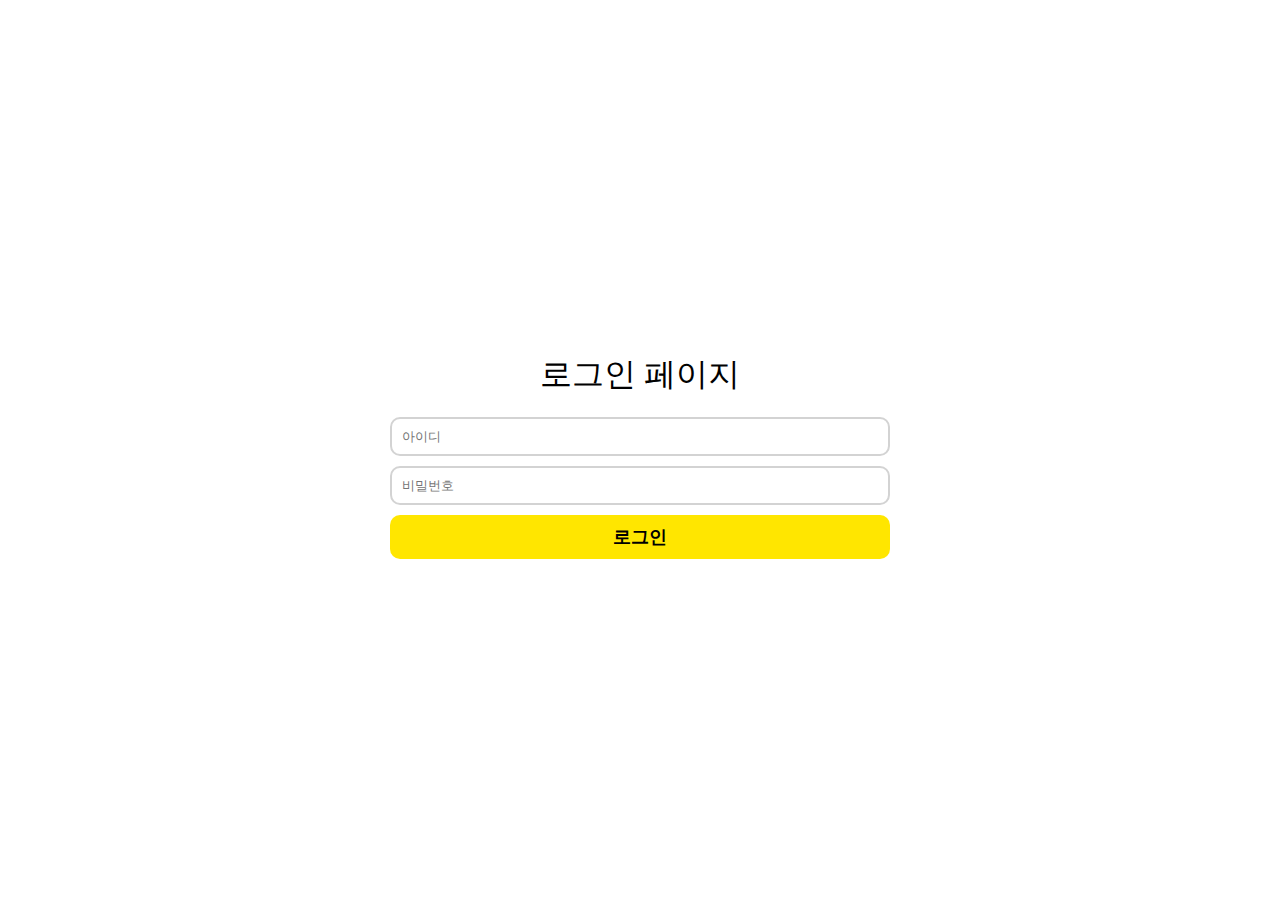
<file: 10 Login/index.html>
<!DOCTYPE html>
<html>
    <head>
        <meta charset="utf-8">
        <meta name="viewport" content="width=device-width, initial-scale=1.0">
        <title>Login</title>
        <link rel="stylesheet" href="style.css">
    </head>
    <body>
        <div class="wrap">
            <h2>로그인 페이지</h2>
            <div class="loginBox">
                <input id="username" type="text" placeholder="아이디">
                <input id="password" type="password" placeholder="비밀번호">
                <input onclick="login()" type="button" value="로그인"> 
            </div>
        </div>
        <script src="script.js"></script>
    </body>
</html>
</file>
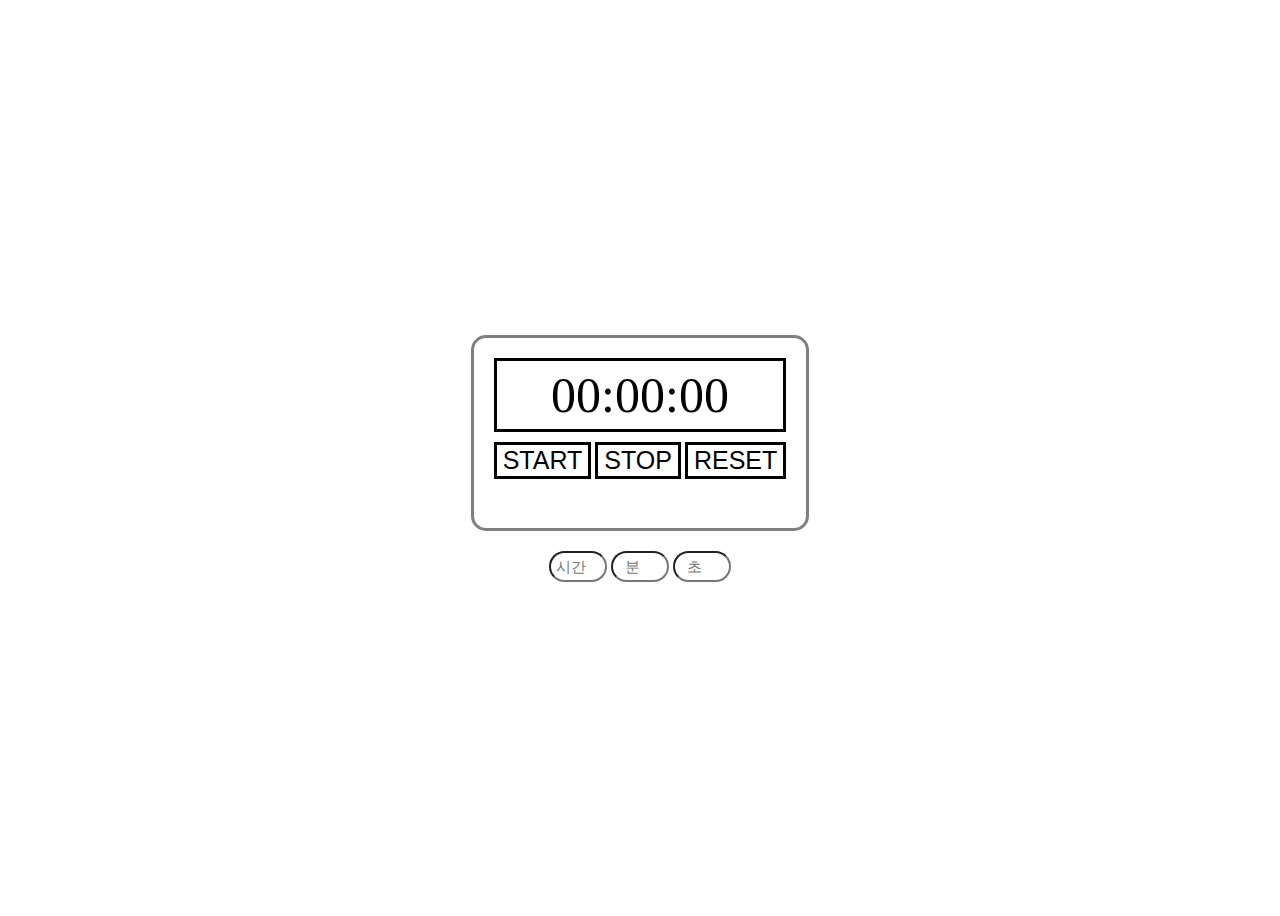
<file: 2 CountdownTimer/index.html>
<!DOCTYPE html>
<html>
    <head>
        <meta charset="UTF-8">
        <meta name="viewport" content="width=device-width, initial-scale=1.0">
        <title>Countdown Timer</title>
        <link href="style.css" rel="stylesheet">
    </head>

    <body>
        <div id="container">
            <div id="timerDisplay">
                <div id="timerShow">00:00:00</div>
                <button id="startBtn">START</button>
                <button id="stopBtn">STOP</button>
                <button id="resetBtn">RESET</button>
            </div>
            <div id="timerInput">
                <input type="number" id="hours" placeholder="시간" min="0" max="23">
                <input type="number" id="minutes" placeholder="분" min="0" max="59">
                <input type="number" id="seconds" placeholder="초" min="0" max="59">
            </div>
        </div>

    <script src="script.js"></script>
    </body>
</html>
</file>
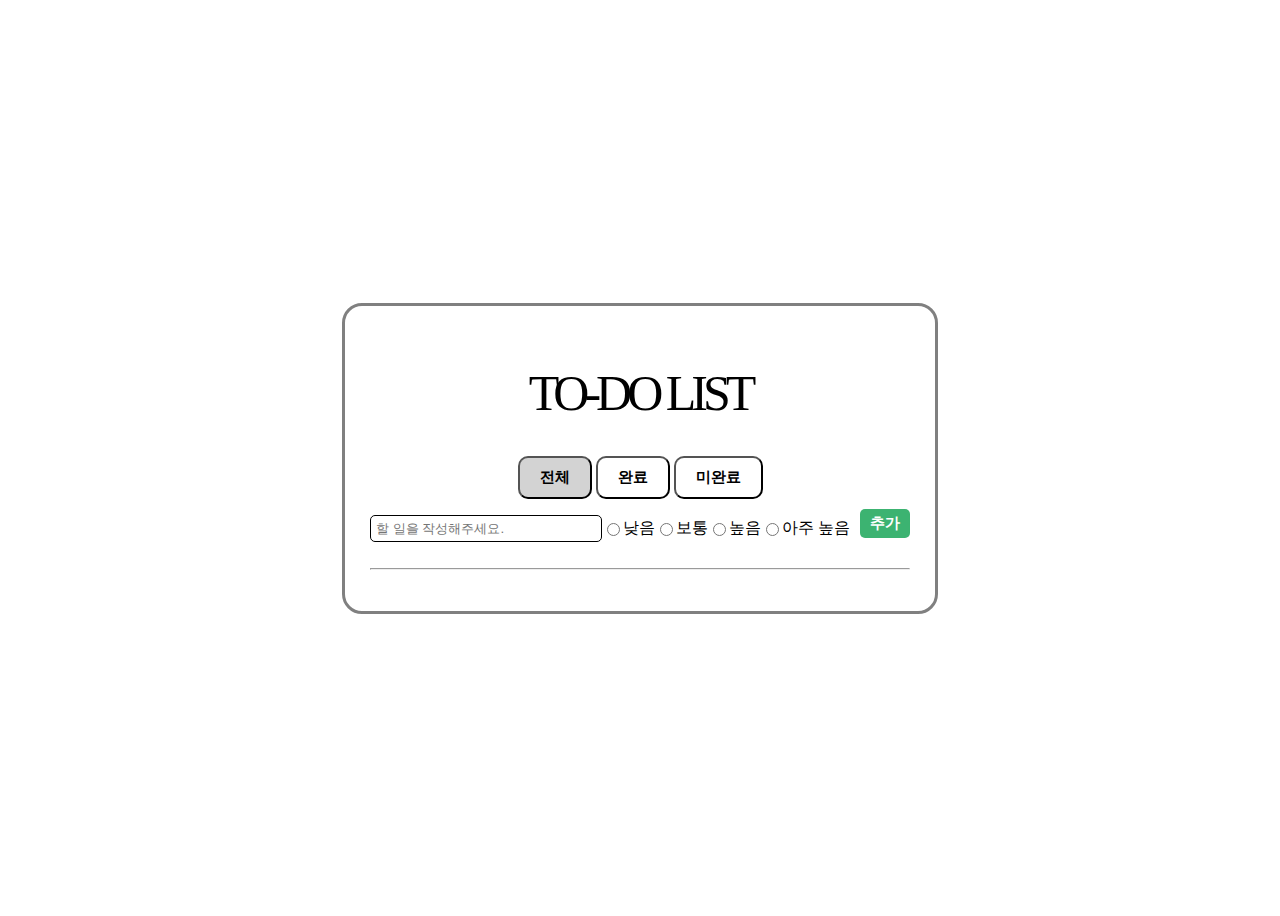
<file: 3 TodoList/index.html>
<!DOCTYPE html>
<html>
    <head>
        <meta charset="UTF-8">
        <meta name="viewport" content="width=device-width, initial-scale=1.0">
        <title>To Do List</title>
        <link href="style.css" rel="stylesheet">
    </head>
    <body>
        <div id="container">
            <div id="todoApp">
                <h1>TO-DO LIST</h1>
                <button id="alllist" onclick="filterTodoList('alllist')">전체</button>
                <button id="complete" onclick="filterTodoList('complete')">완료</button>
                <button id="no_complete" onclick="filterTodoList('no_complete')">미완료</button>
                <div class="input">
                    <input id="item" type="text" placeholder="할 일을 작성해주세요.">
                    <input type="radio" name="priority" value="낮음"> 낮음
                    <input type="radio" name="priority" value="보통"> 보통
                    <input type="radio" name="priority" value="높음"> 높음
                    <input type="radio" name="priority" value="아주 높음"> 아주 높음
                    <button id="add" onclick="addItem()">추가</button>
                </div>
                <hr>
                <ul id="list"></ul>
            </div>
        </div>
        <script src="script.js"></script>
    </body>
    </html>
</file>
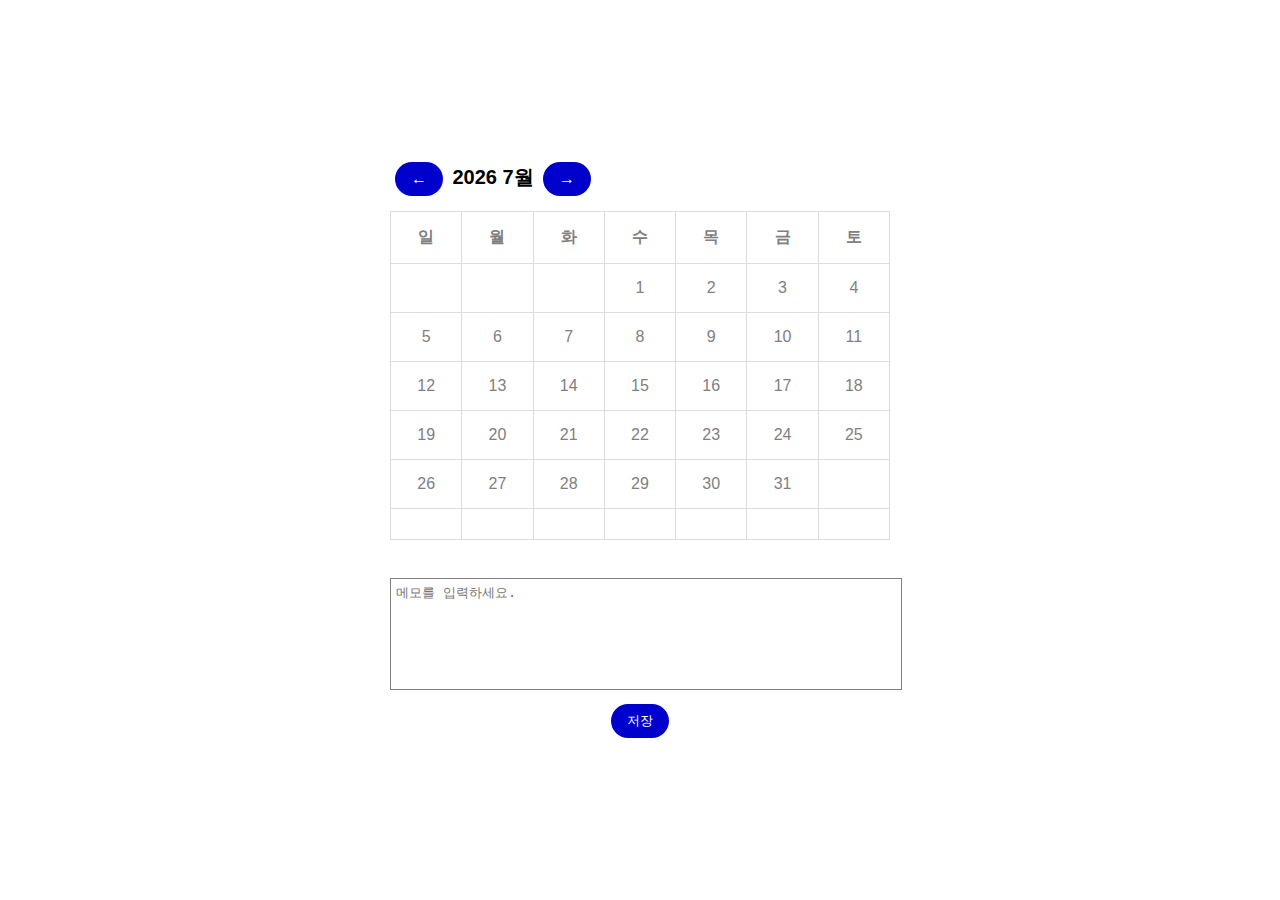
<file: 4 Calendar/index.html>
<!DOCTYPE html>
</html>
    <head>
        <meta charset="UTF-8">
        <meta name="viewport" content="width=device-width, initial-scale=1.0">
        <title>Calendar</title>
        <link href="style.css" rel="stylesheet">
    </head>
    <body>
        <div id = "container">
            <div id = "month-data">
                <button type ="button" id ="month-prev">←</button>
                <span id ="month-year"></span>
                <button type ="button" id ="month-next">→</button>
            </div>
            <table class="date-month">
                <thead>
                    <tr>
                        <th>일</th>
                        <th>월</th>
                        <th>화</th>
                        <th>수</th>
                        <th>목</th>
                        <th>금</th>
                        <th>토</th>
                    </tr>
                </thead>
                <tbody ></tbody>
            </table>
            <br>
            <div class="memoItem" id="memoItem">
                <textarea id="memo" placeholder="메모를 입력하세요."></textarea>
                <button onclick="saveMemo()">저장</button>
            </div>
        </div>
        <script src="script.js"></script>
    </body>
</html>
</file>
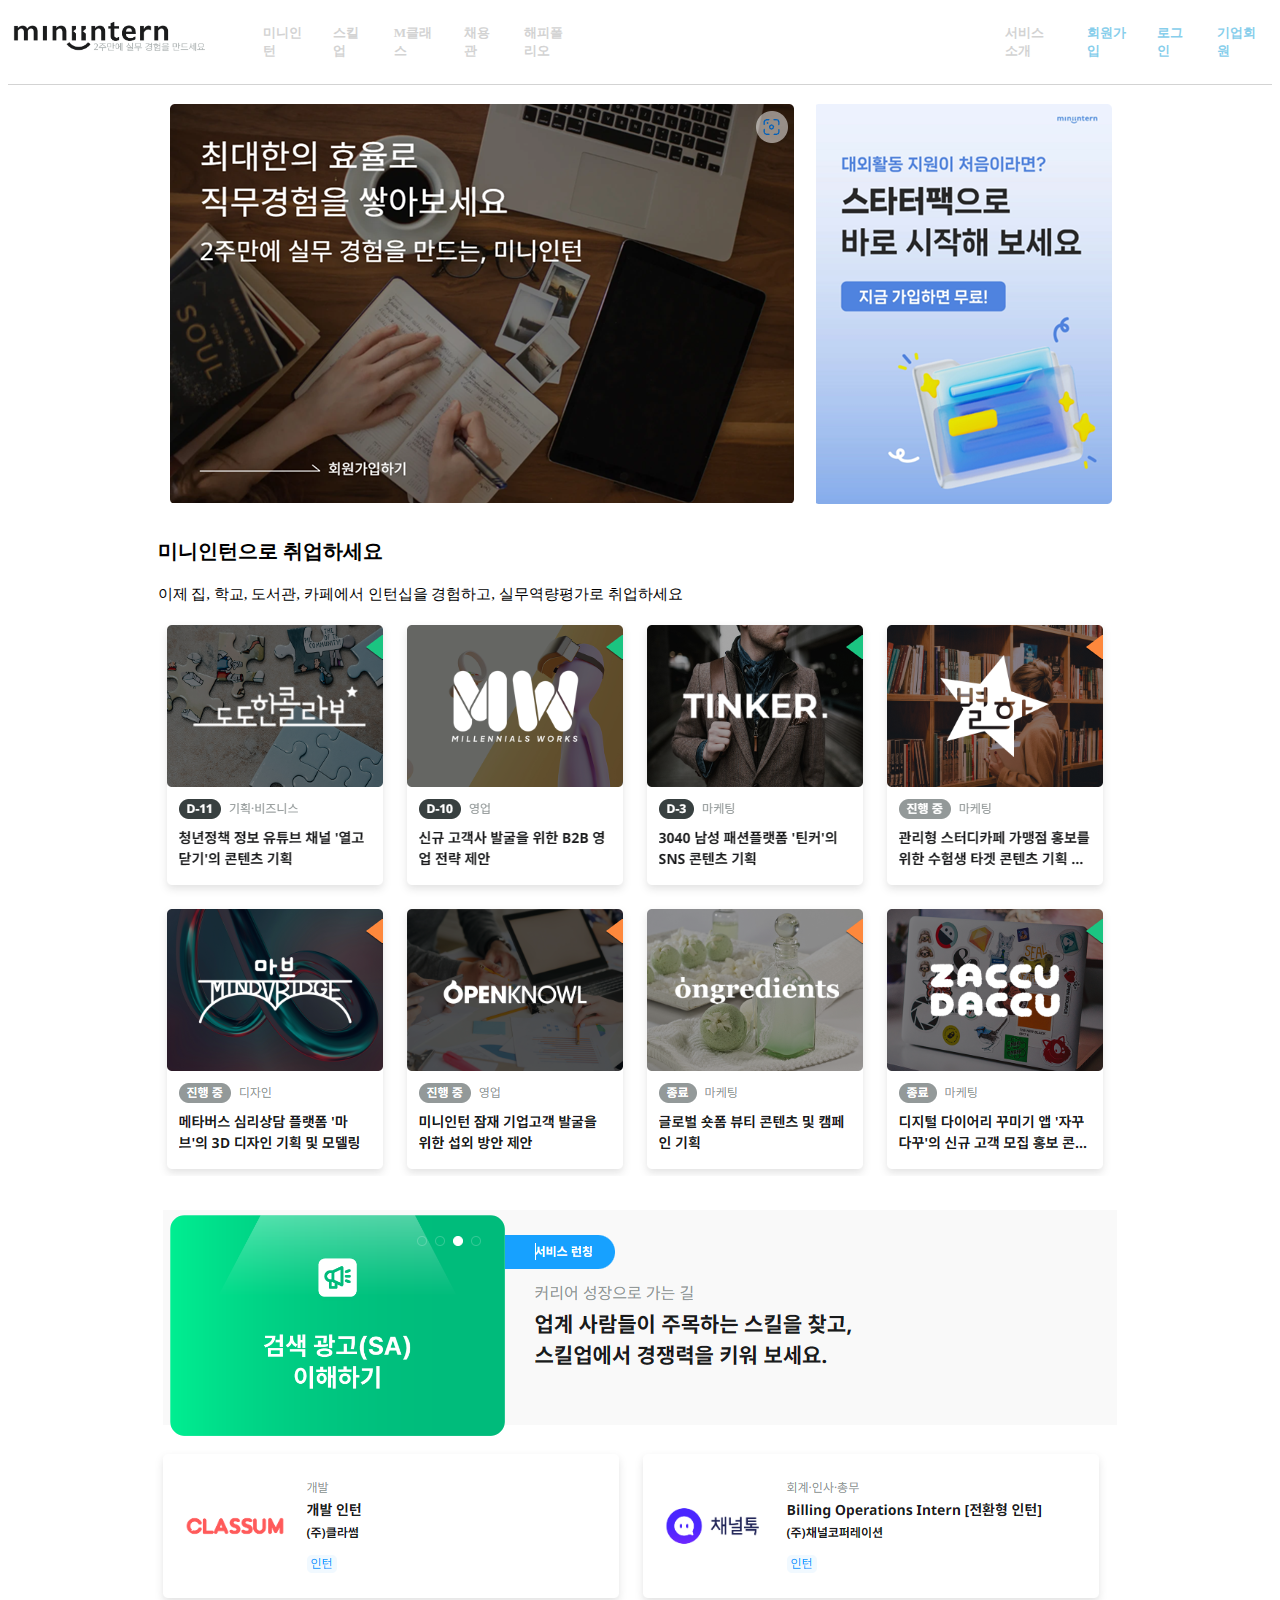
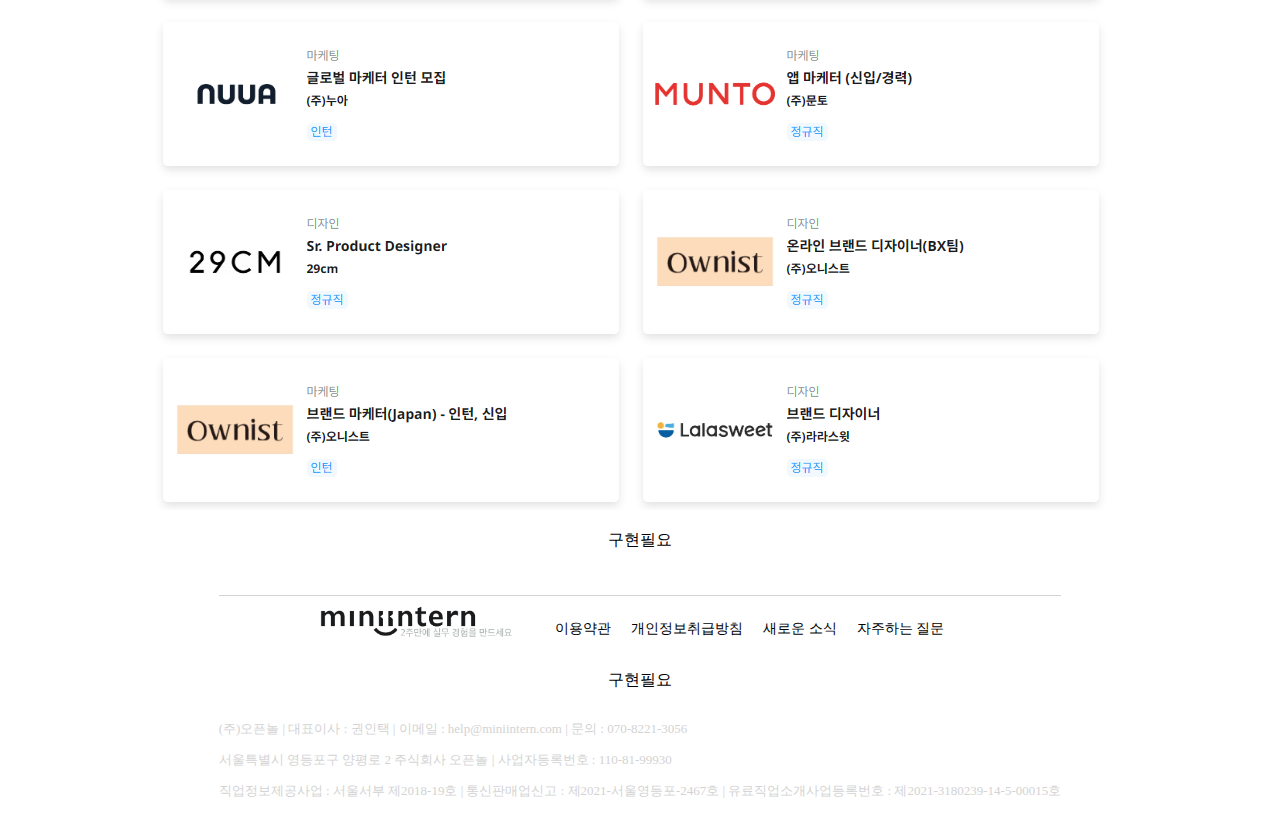
<file: 5 Mainpage-miniintern/index.html>
<!DOCTYPE html>
<html lang="ko">
    <head>
        <meta charset="UTF-8">
        <meta name="viewport" content="width=device-width, initial-scale=1.0">
        <title>미니인턴 | 클론 </title>
        <link href="style.css" rel="stylesheet">
        <link rel="shortcut icon" type ="image/x-icon" href="./favicon.ico">
    </head>
    <body>
        <div id = "wrap">
            <div id = "header">
                <div id = "brand-logo"><img src="./mainlogo.png" title="미니인턴"></div>
                <nav type="NAVI">
                    <ul>
                        <li>미니인턴</li>
                        <li>스킬업</li>
                        <li>M클래스</li>
                        <li>채용관</li>
                        <li>해피폴리오</li>
                    </ul>
                </nav>
                <nav type="USER">
                    <ul>
                        <li>서비스 소개</li>
                        <li>회원가입</li>
                        <li>로그인</li>
                        <li>기업회원</li>
                    </ul>
                </nav>
            </div>

            <div id = "main">
                <hr>
                <section>
                    <div class="main-first">
                        <div class="main-left"><img src="./main-left.png"></div>
                        <div class="main-right"><img src="./main-right.png"></div>
                    </div>
                    <div class ="main-second">
                        <p class="second-title">미니인턴으로 취업하세요</p>
                        <p class="second-contents">이제 집, 학교, 도서관, 카페에서 인턴십을 경험하고, 실무역량평가로 취업하세요</p>
                        <img src="./main-second.png">
                    </div>
                    <div class="main-third">
                        <img src="./main-third.png">
                    </div>
                    <div class="main-4th">
                        <img src="./main-4th.png">
                    </div>
                    <div class="main-5th">
                        <p>구현필요</p>
                    </div>
                </section>
            </div>
                
            <div id = "footer">
                <hr>
                <section>
                    <div class="footer-first">
                        <div id="brand-logo2"><img src="mainlogo.png"></div>
                        <ul>
                            <li>이용약관</li>
                            <li>개인정보취급방침</li>
                            <li>새로운 소식</li>
                            <li>자주하는 질문</li>
                        </ul>
                    </div>
                    <p>구현필요</p>
                    <div class ="footer-second">
                        <p>(주)오픈놀 | 대표이사 : 권인택 | 이메일 : help@miniintern.com | 문의 : 070-8221-3056</p>
                        <p>서울특별시 영등포구 양평로 2 주식회사 오픈놀 | 사업자등록번호 : 110-81-99930</p>
                        <p>직업정보제공사업 : 서울서부 제2018-19호 | 통신판매업신고 : 제2021-서울영등포-2467호 | 유료직업소개사업등록번호 : 제2021-3180239-14-5-00015호</p>
                    </div>           
                </section>
            </div>
        </div>
    </body>
</html>
</file>
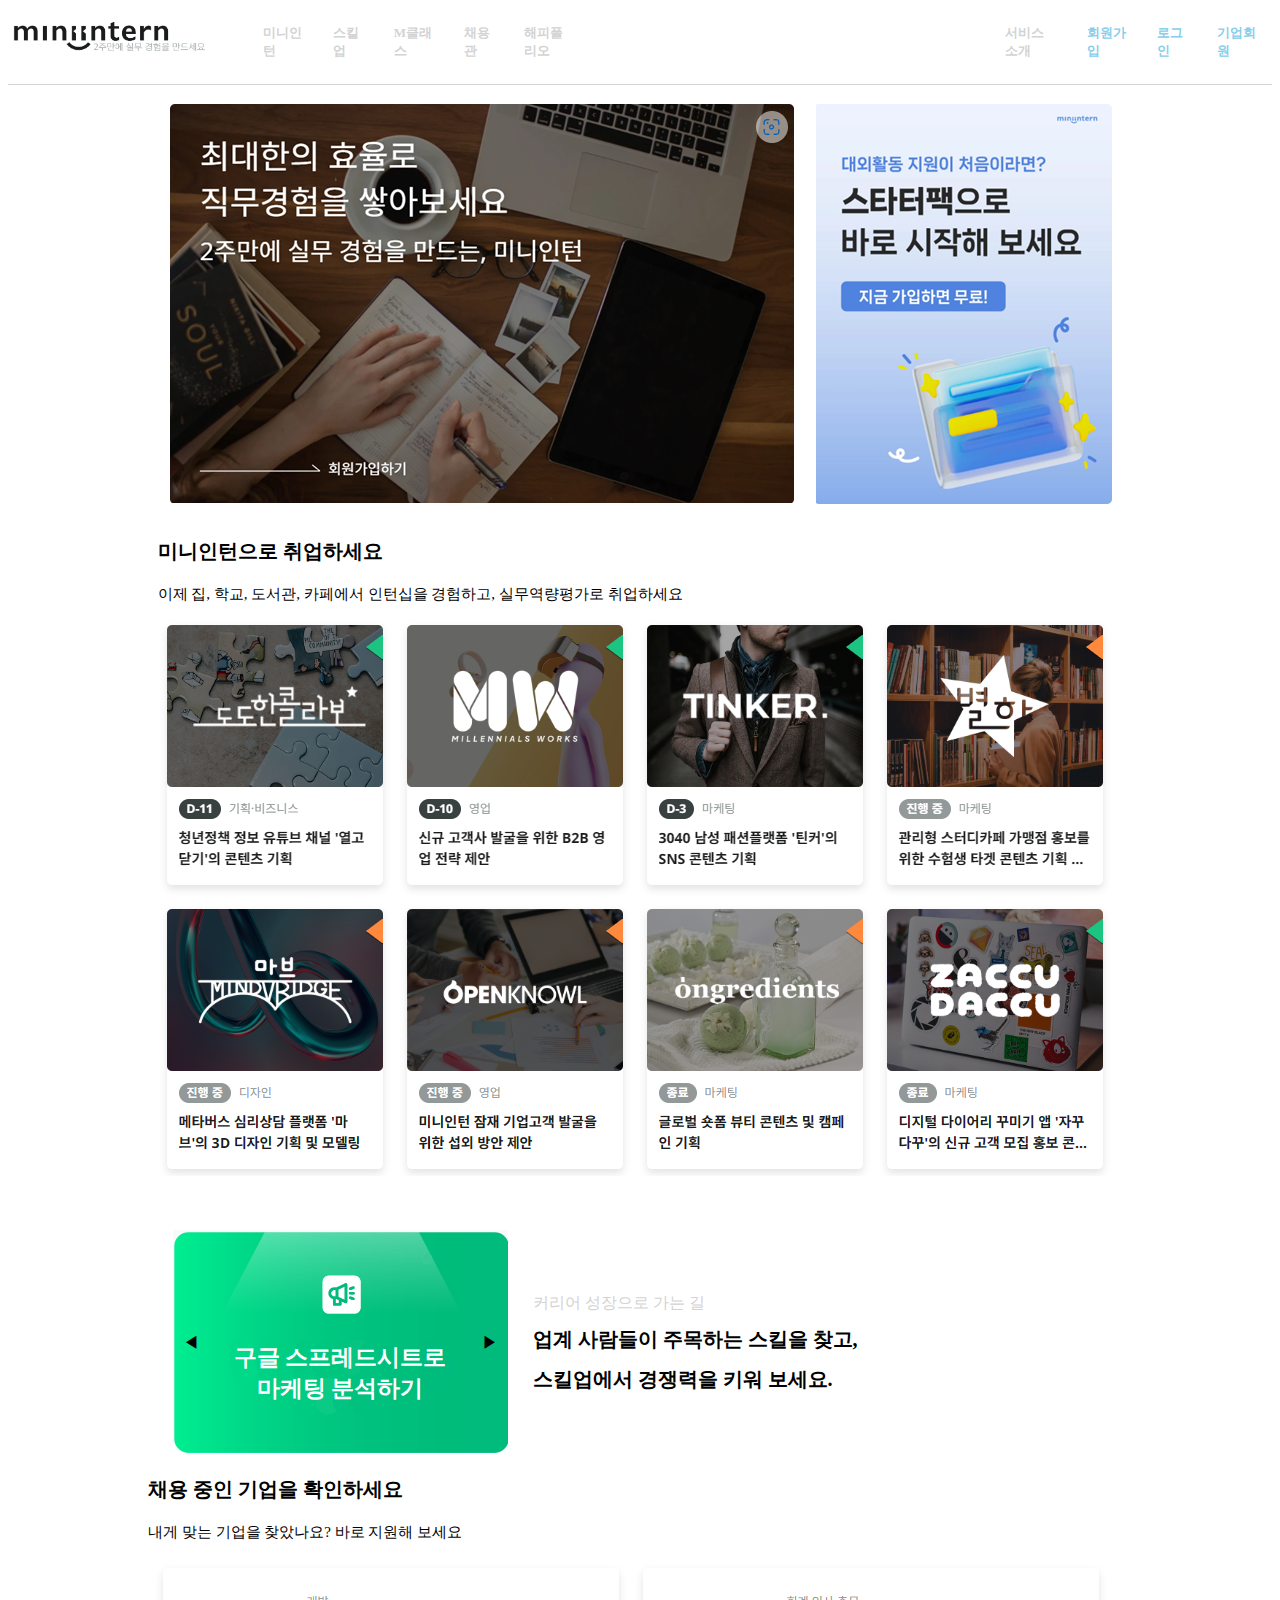
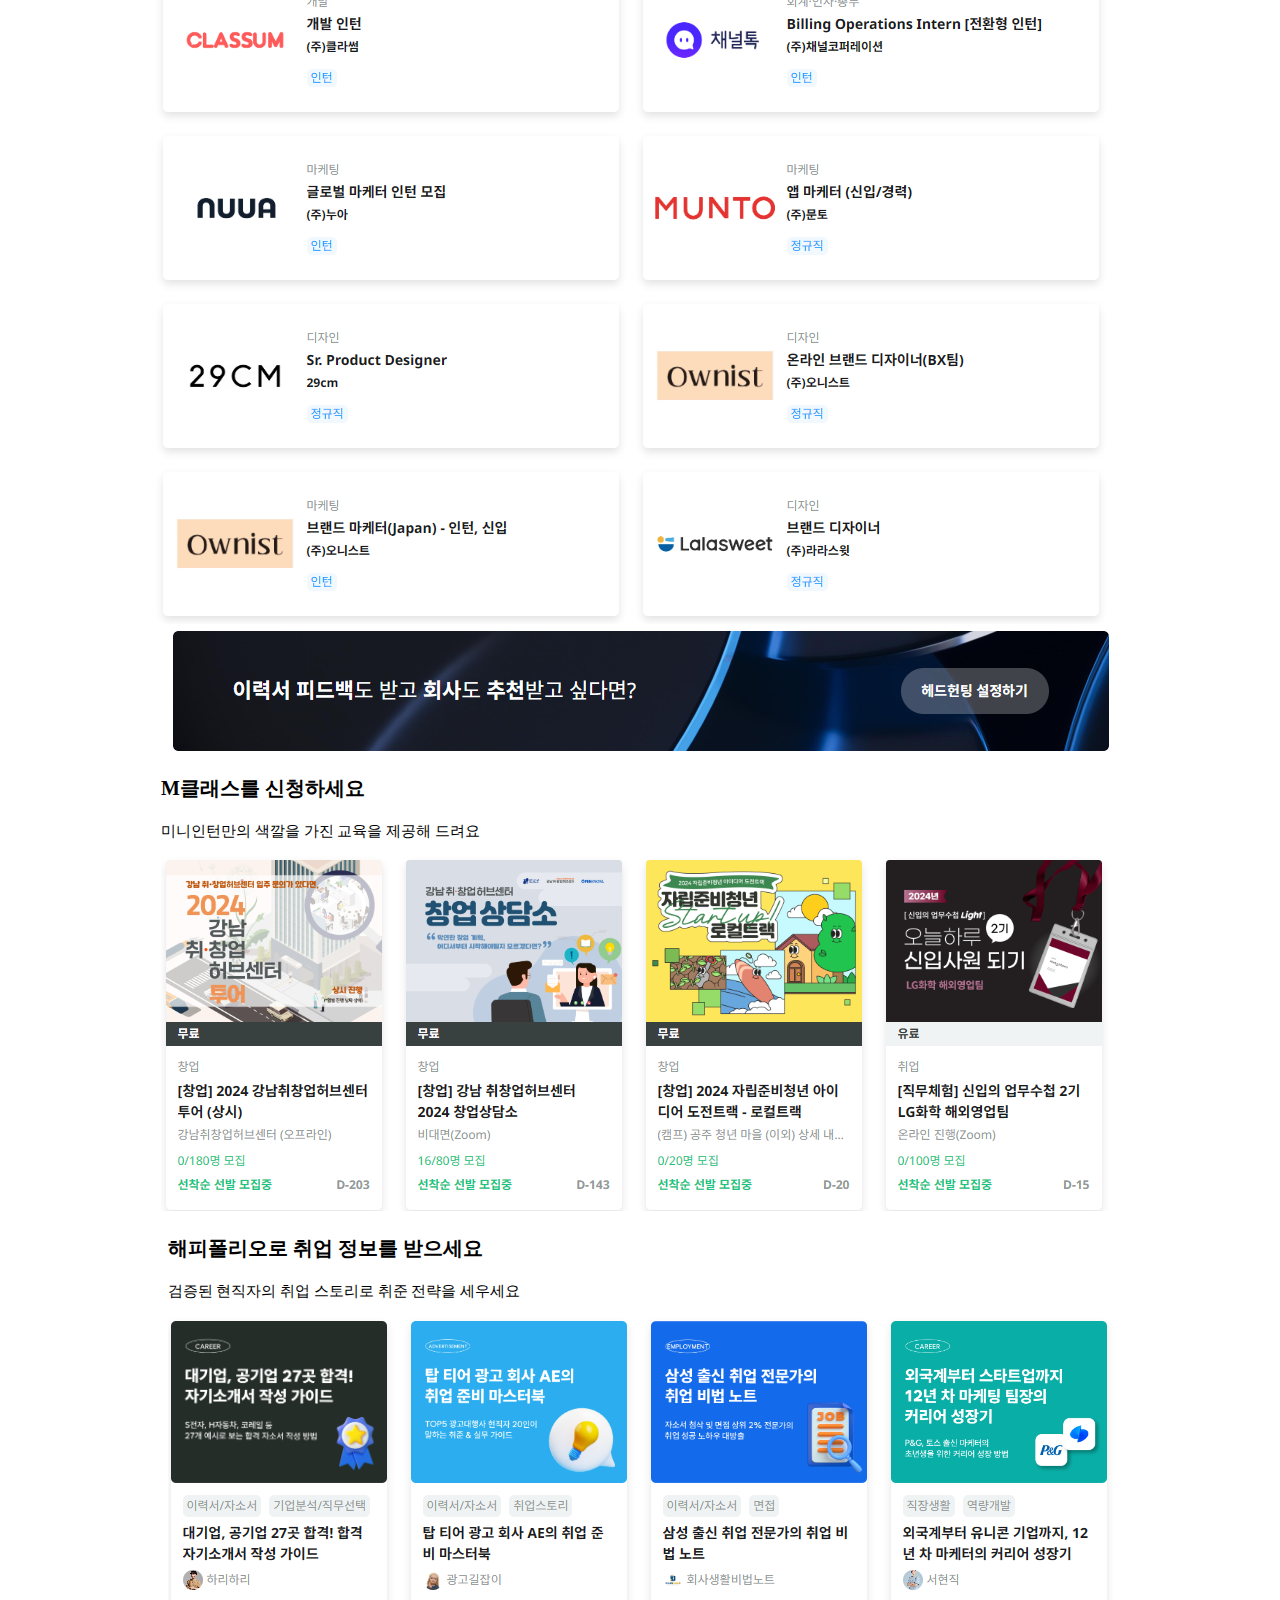
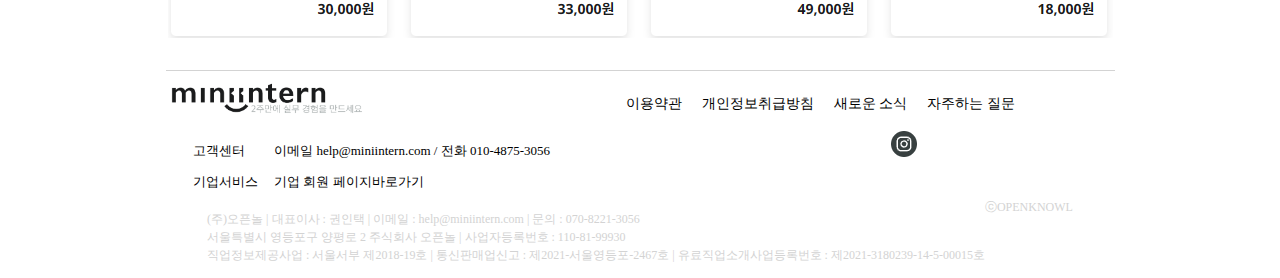
<file: 8 Mainpage-ImageSlide/index.html>
<!DOCTYPE html>
<html lang="ko">
    <head>
        <meta charset="UTF-8">
        <meta name="viewport" content="width=device-width, initial-scale=1.0">
        <title>미니인턴 | 클론 </title>
        <link href="style.css" rel="stylesheet">
        <link rel="shortcut icon" type ="image/x-icon" href="./favicon.ico">
    </head>
    <body>
        <div id = "wrap">
            <div id = "header">
                <div id = "brand-logo"><img src="./mainlogo.png" title="미니인턴"></div>
                <nav type="NAVI">
                    <ul>
                        <li>미니인턴</li>
                        <li>스킬업</li>
                        <li>M클래스</li>
                        <li>채용관</li>
                        <li>해피폴리오</li>
                    </ul>
                </nav>
                <nav type="USER">
                    <ul>
                        <li>서비스 소개</li>
                        <li>회원가입</li>
                        <li>로그인</li>
                        <li>기업회원</li>
                    </ul>
                </nav>
            </div>



            <div id = "main">
                <hr>
                <section>
                    <div class="main-first">
                        <div class="main-left"><img src="./main-left.png"></div>
                        <div class="main-right"><img src="./main-right.png"></div>
                    </div>
                    <div class ="main-second">
                        <p class="second-title">미니인턴으로 취업하세요</p>
                        <p class="second-contents">이제 집, 학교, 도서관, 카페에서 인턴십을 경험하고, 실무역량평가로 취업하세요</p>
                        <img src="./main-second.png">
                    </div>
                    
                    <!--이미지 슬라이드-->
                    <div class="main-third">
                        <div class="carousel-container">
                            <div class="carousel-inner" id="carousel-inner">
                                <div class="carousel-item"><p>구글 스프레드시트로<br>마케팅 분석하기</p></div>
                                <div class="carousel-item"><p>CRM 마케팅<br>이해하기</p></div>
                                <div class="carousel-item"><p>검색 광고(SA)<br>이해하기</p></div>
                                <div class="carousel-item"><p>디스플레이 광고(DA)<br>이해하기</p></div>
                            </div>
                            <div class="carousel-arrow carousel-prev" id="prevBtn">◀</div>
                            <div class="carousel-arrow carousel-next" id="nextBtn">▶</div>
                        </div>
                        
                        <div class="third-contents">
                            <p style="color: lightgrey;">커리어 성장으로 가는 길</p>
                            <p style="font-size: 20px; font-weight: bold;">업계 사람들이 주목하는 스킬을 찾고,</p>
                            <p style="font-size: 20px; font-weight: bold;">스킬업에서 경쟁력을 키워 보세요.</p>
                        </div>  
                    </div>
                    <div class="main-4th">
                        <p class="fourth-title">채용 중인 기업을 확인하세요</p>
                        <p class="fourth-contents">내게 맞는 기업을 찾았나요? 바로 지원해 보세요</p>
                        <img src="./main-4th.png">
                    </div>
                    <div class="main-5th">
                        <img src="./main-5th.png">
                    </div>
                    <div class="main-6th">
                        <p class="sixth-title">M클래스를 신청하세요</p>
                        <p class="sixth-contents">미니인턴만의 색깔을 가진 교육을 제공해 드려요</p>
                        <img src="./main-6th.png">
                    </div>
                    <div class="main-7th">
                        <p class="seventh-title">해피폴리오로 취업 정보를 받으세요</p>
                        <p class="seventh-contents">검증된 현직자의 취업 스토리로 취준 전략을 세우세요</p>
                        <img src="./main-7th.png">
                    </div>
                </section>
            </div>
                
            
            
            
            <div id = "footer">
                <hr>
                <section>
                    <div class="footer-first">
                        <div id="brand-logo2"><img src="mainlogo.png"></div>
                        <div>
                            <ul>
                                <li>이용약관</li>
                                <li>개인정보취급방침</li>
                                <li>새로운 소식</li>
                                <li>자주하는 질문</li>
                            </ul>
                        </div>
                    </div>
                    <div class="footer-second">
                        <div>
                            <p>고객센터 &nbsp &nbsp &nbsp &nbsp 이메일 help@miniintern.com / 전화 010-4875-3056</p>
                            <p>기업서비스 &nbsp  &nbsp 기업 회원 페이지바로가기</p>
                        </div>  
                        <div>
                            <img src="./insta-icon.png">
                        </div>
                    </div>
                    
                    <div class ="footer-last">
                        <hr>
                        <div class="footer-last-left"><p>(주)오픈놀 | 대표이사 : 권인택 | 이메일 : help@miniintern.com | 문의 : 070-8221-3056</p>
                            <p>서울특별시 영등포구 양평로 2 주식회사 오픈놀 | 사업자등록번호 : 110-81-99930</p>
                            <p>직업정보제공사업 : 서울서부 제2018-19호 | 통신판매업신고 : 제2021-서울영등포-2467호 | 유료직업소개사업등록번호 : 제2021-3180239-14-5-00015호</p>
                        </div>
                        <div class="footer-last-right"> <a href="https://openknowl.com/">ⓒOPENKNOWL</a></div>
                    </div>           
                </section>
                
            </div>
        </div>
        <script src="script.js"></script>
    </body>
</html>
</file>
<file: 10 Login/style.css>
.wrap {
    display: flex;
    flex-direction: column;
    justify-content: center;
    align-items: center;
    height: 100vh;
}

h2 {
    font-size: xx-large;
    font-weight: lighter;
    margin-bottom: 0px;
}

.loginBox {
    padding: 20px;
    width: 500px;
}

input[type="text"],
input[type="password"],
input[type="button"] {
    width: 100%;
    margin-bottom: 10px;
    padding: 10px;
    border: 2px solid lightgrey;
    border-radius: 10px;
    box-sizing: border-box;
}

input[type="button"] {
    background-color: rgb(255, 230, 0);
    border: none;
    border-radius: 10px;
    font-size: large;
    font-weight: bold;
    cursor: pointer;
}

input[type="button"]:hover {
    background-color: rgb(250,220,10);
}
</file>
<file: 2 CountdownTimer/style.css>
#container{
    width: 100%;
    padding: 0;
    margin: 0;
    display: flex;
    flex-direction: column; 
    justify-content: center;
    align-items: center;
    height: 100vh;
}

#timerDisplay{
    height: 150px;
    border: 3px solid grey;
    padding: 20px 20px;
    border-radius: 15px;
    text-align: center;
}

#timerShow{
    border: 3px solid black;
    font-size: 50px;
    padding: 5px;
    text-align: center;
}

#startBtn, #stopBtn, #resetBtn{
    border: 3px solid black;
    margin-top: 10px;
    font-size: 25px;
    background-color: white;
}

#timerInput input{
    margin-top: 20px;
    width: 50px; height: 25px;
    border-radius: 500px; 
    font-size: 15px;
    
    text-align: center;
    color: darkgrey;
    background-color: white;
}
</file>
<file: 3 TodoList/style.css>
#container {
    width: 100%;
    display: flex;
    flex-direction: column;
    justify-content: center;
    align-items: center;
    height: 100vh;
}

#todoApp {
    width: 100%;
    max-width: 540px;
    border: 3px solid grey;
    padding: 25px;
    border-radius: 20px;
    text-align: center;
}

h1{
    font-size:  50px;
    font-weight: lighter;
    letter-spacing: -5px;    
}

button{
    margin-bottom: 10px;
    padding: 10px 20px;
    border-radius: 10px;
    font-size: 15px;
    font-weight: bold;
    background-color: white;
}

.input {
    margin-bottom: 20px;
    display: flex;
    align-items: center; 
}

.input input[type="text"] {
    flex: 1;
    padding: 5px;
    border: 1px solid black;
    border-radius: 5px;
}

.input button {
    padding: 5px 10px;
    background-color: mediumseagreen;
    color: white;
    border: 0px;
    border-radius: 5px;
    margin-left: 10px; /* 입력 필드와 버튼 사이의 여백을 추가합니다. */
}

.selected {
    background-color: lightgray;
    color: black;
}


ul {
    list-style-type: none;
}

li {
    margin-bottom: 10px;
}


li span[contenteditable="true"] {
    display: inline-block;
    padding: 5px;
    border: 2px solid gainsboro;
    border-radius: 10px;
}
</file>
<file: 4 Calendar/style.css>
/* CSS 코드를 여기에 입력하세요 */
body, html {
    height: 100%;
    margin: 0;
    display: flex;
    justify-content: center;
    align-items: center;    
}

#container {
  font-family: Arial, sans-serif;
  width: 500px; /* 달력 크기 조절 */
  margin: 0 auto;
}


#month-data button {
  background-color: mediumblue;
  cursor: pointer;
  font-size: 16px;
  color: white;
  padding: 8px 16px;
  border: none;
  border-radius: 20px;
  margin: 0 5px; /* 버튼 사이의 간격 조절 */
  margin-bottom: 15px;
}

#month-year{
    font-size: 20px;
    font-weight: bold;
}

.date-month {
  width: 100%;
  border-collapse: collapse;
}

.date-month th,
.date-month td {
  text-align: center;
  padding: 15px;
  border: 1px solid #ddd;
  color: gray;
  position: relative;
}

.memo-marker {
  width: 10px;
  height: 10px;
  background-color: mediumblue;
  border-radius: 50%;
  position: absolute;
  top: 3px;
  right: 3px;
}

.memoItem {
  margin-top: 20px;
  text-align: center;
}

#memo {
  width: 100%;
  height: 100px;
  resize: none;
  margin-bottom: 10px;
  border: 1px solid gray;
  padding: 5px;
}

#memoItem button {
  padding: 8px 16px;
  background-color: mediumblue;
  color: white;
  border: none;
  border-radius: 20px;
  cursor: pointer;
}

#memoItem button:hover {
  background-color: darkblue;
}
</file>
<file: 5 Mainpage-miniintern/style.css>
#wrap {
    display: flex;
    flex-direction: column;
    align-items: center;
    min-height: 100vh;
}

#header {
    display: flex;
    justify-content: center;
    align-items: center;
    width: 100%;
}

#brand-logo img {
    max-width: 200px;
    height: auto;
}
ol,ul {
    list-style: none;
}

nav[type="NAVI"] ul{
    display: flex;
    color :lightgrey;
    margin-right: 180px;

}
nav[type="USER"] ul{
    display: flex;
    margin-left: 180px;
    color: skyblue;
}
nav[type="USER"] ul li:first-child {
    color: lightgrey; 
}

nav[type="NAVI"] ul li, nav[type="USER"] ul li {
    padding: 0 15px;
    font-size : 13px;
    font-weight: bold;
}

#main {
    width: 100%;
}

hr {
    background-color : lightgray;
    border : 0;
    height: 1px;
}

section {
    display: flex;
    flex-direction: column; /* 아이템을 세로로 쌓도록 설정 */
    align-items: center; /* 수평 가운데 정렬 */
}

.main-first {
    display: flex;
}

.main-left img,
.main-right img {
    margin: 10px; /* 이미지 간의 간격 제거 */
}


.second-title {
    text-align: left;
    font-size: 20px;
    font-weight: bold;
}

.second-contents {
    font-size: 15px;
}

.main-third{
    margin-top: 30px;
}

#footer {
    margin-top: 20px; 
}
#footer hr {
    background-color: lightgray; 
    border: none;
    height: 1px;
}

.footer-first {
    display: flex;
}
.footer-first ul{
    display: flex;
}

.footer-first ul li {
    margin-right: 20px;
    font-size: 14px;
}

#brand-logo2 img {
    max-width: 200px;
    height: auto;
}

.footer-second p {
    color: lightgrey;
    font-size: 13px;
}
</file>
<file: 8 Mainpage-ImageSlide/style.css>
#wrap {
    display: flex;
    flex-direction: column;
    align-items: center;
    min-height: 100vh;
}

#header {
    display: flex;
    justify-content: center;
    align-items: center;
    width: 100%;
}

#brand-logo img {
    max-width: 200px;
    height: auto;
}
ol,ul {
    list-style: none;
}


nav[type="NAVI"] ul{
    display: flex;
    color :lightgrey;
    margin-right: 180px;

}
nav[type="USER"] ul{
    display: flex;
    margin-left: 180px;
    color: skyblue;
}
nav[type="USER"] ul li:first-child {
    color: lightgrey; 
}

nav[type="NAVI"] ul li, nav[type="USER"] ul li {
    padding: 0 15px;
    font-size : 13px;
    font-weight: bold;
}

#main {
    width: 100%;
}

hr {
    background-color : lightgray;
    border : 0;
    height: 1px;
}

section {
    display: flex;
    flex-direction: column; /* 아이템을 세로로 쌓도록 설정 */
    align-items: center; /* 수평 가운데 정렬 */
}

.main-first {
    display: flex;
}

.main-left img,
.main-right img {
    margin: 10px; /* 이미지 간의 간격 제거 */
}


.second-title, .fourth-title, .sixth-title, .seventh-title{
    text-align: left;
    font-size: 20px;
    font-weight: bold;
}

.second-contents, .fourth-contents, .sixth-contents, .seventh-contents{
    font-size: 15px;
}

.main-third{
    margin-top: 50px;
    display: flex;
}
.third-contents {
    display: flex;
    flex-direction: column;
    margin-left: 25px;
    margin-right: 250px;
    justify-content: center;
}

.third-contents p {
    line-height: 0; /* 텍스트 간격을 조정합니다. */
}

#footer {
    margin-top: 20px; 
}
#footer hr {
    background-color: lightgray; 
    border: none;
    height: 1px;
}

.footer-first {
    display: flex;
    justify-content: space-between; /* 요소들을 좌우로 분산 정렬 */
    align-items: center; /* 요소들을 수직으로 정렬 */
}

#brand-logo2 img{
    max-width: 200px;
}
.footer-first ul{
    display: flex;
   
}

.footer-first ul li {
    margin-left: 20px;
    font-size: 14px;
}
.footer-first div {
    margin-right: 100px; 
}

.footer-first div:last-child {
    margin-left: 100px;
}
.footer-second {
    display: flex;
    justify-content: space-between;
    font-size: 13px;
}
.footer-second div {
    margin-right: 170px; 
}

.footer-second div:last-child {
    margin-left: 170px; 
}
.footer-last{
    display: flex;
    color: lightgrey;
    font-size: 12px;
    line-height: 0.5;
}
.footer-last-right a {
    text-decoration: none; 
    color: inherit; 
}




.carousel-container {
    width: 335px;
    height: 226px;
    position: relative;
    overflow: hidden;
    margin: 0 auto;
  }
    
  .carousel-inner {
    display: flex;
    transition: transform 0.5s ease;
  }
    
  .carousel-item {
    background-image: url('./img-bg.png');
    flex: 0 0 335px;
    height: 226px;
    display: flex;
    color:white;
    font-size: 23px;
    font-weight: bold;
    padding-top: 30px;
    text-align: center;
    justify-content: center;
    align-items: center;
  }
    
  .carousel-arrow {
    position: absolute;
    top: 50%;
    transform: translateY(-50%);
    cursor: pointer;
  }
  
  .carousel-prev {
    left: 10px;
  }
    
  .carousel-next {
    right: 10px;
  }
  
  .carousel-item img {
    max-width: 100%;
    max-height: 100%;
    width: auto;
    height: auto;
  }
</file>
